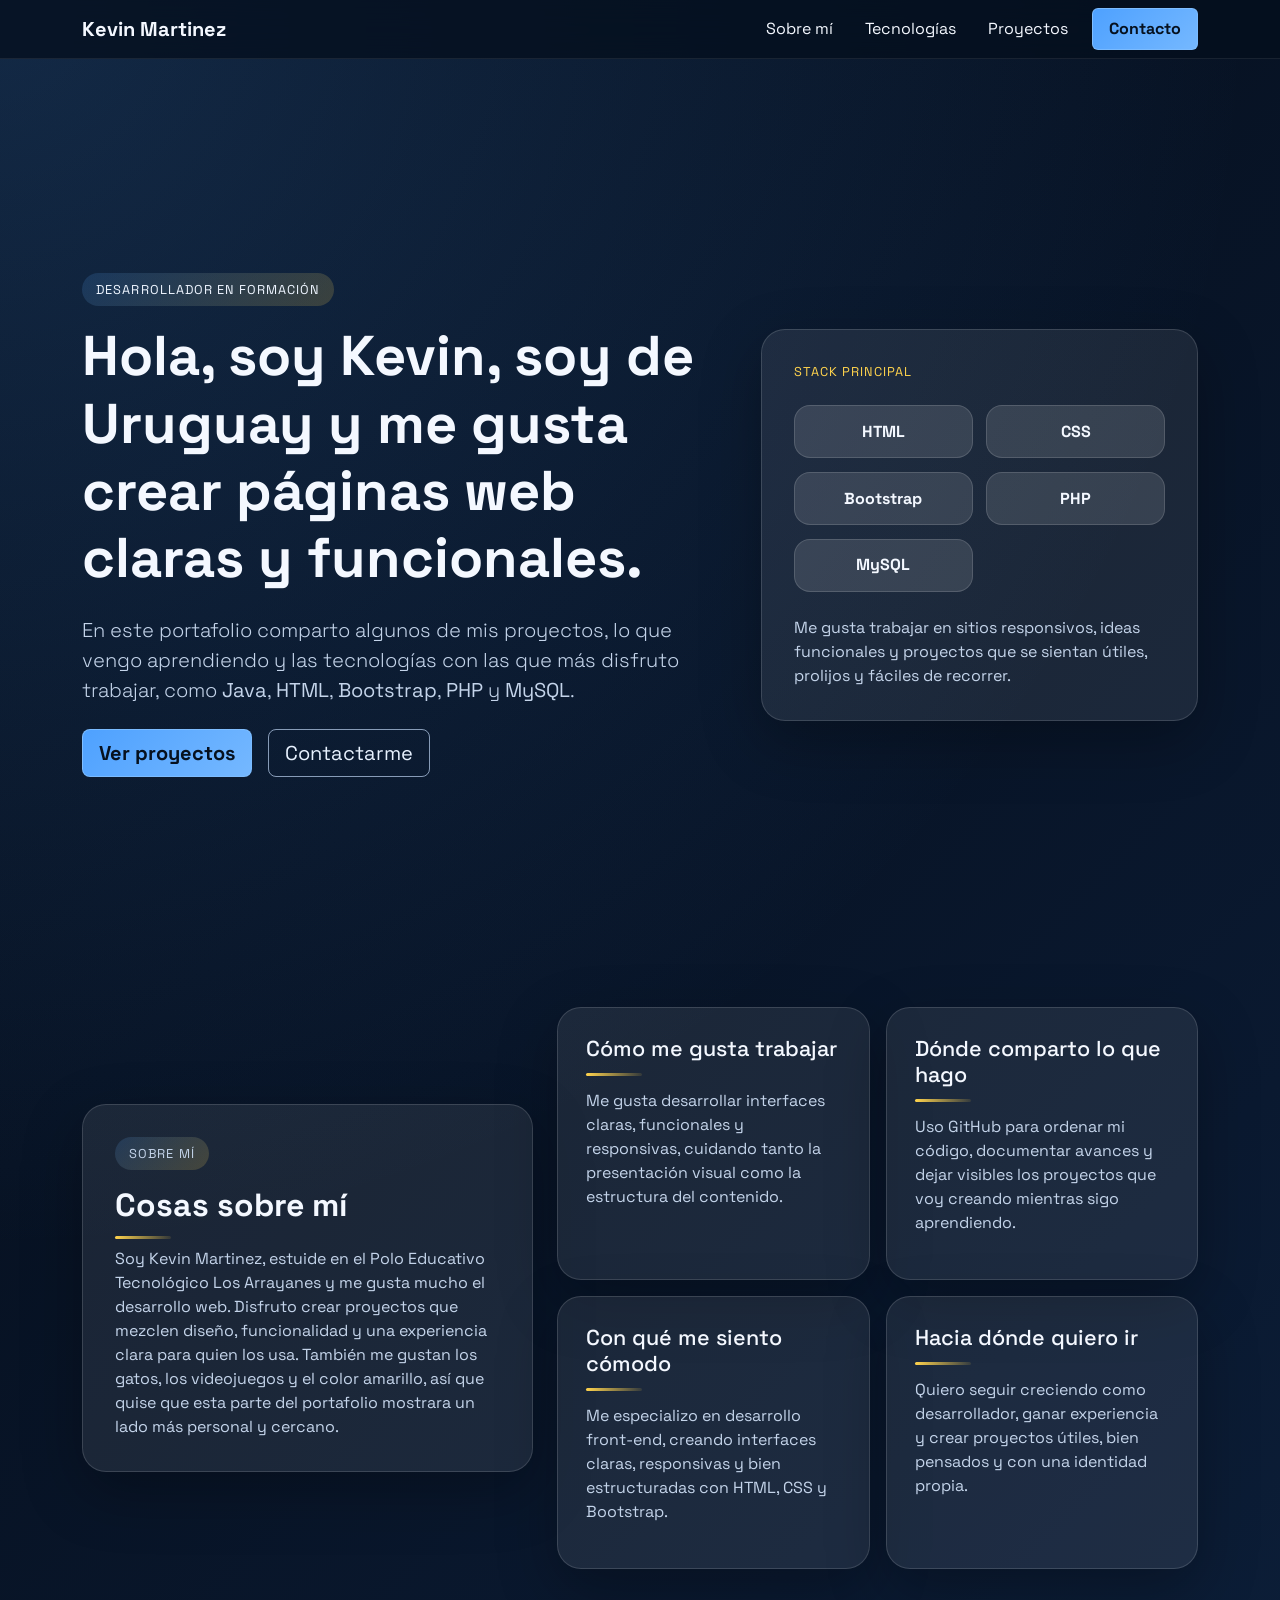
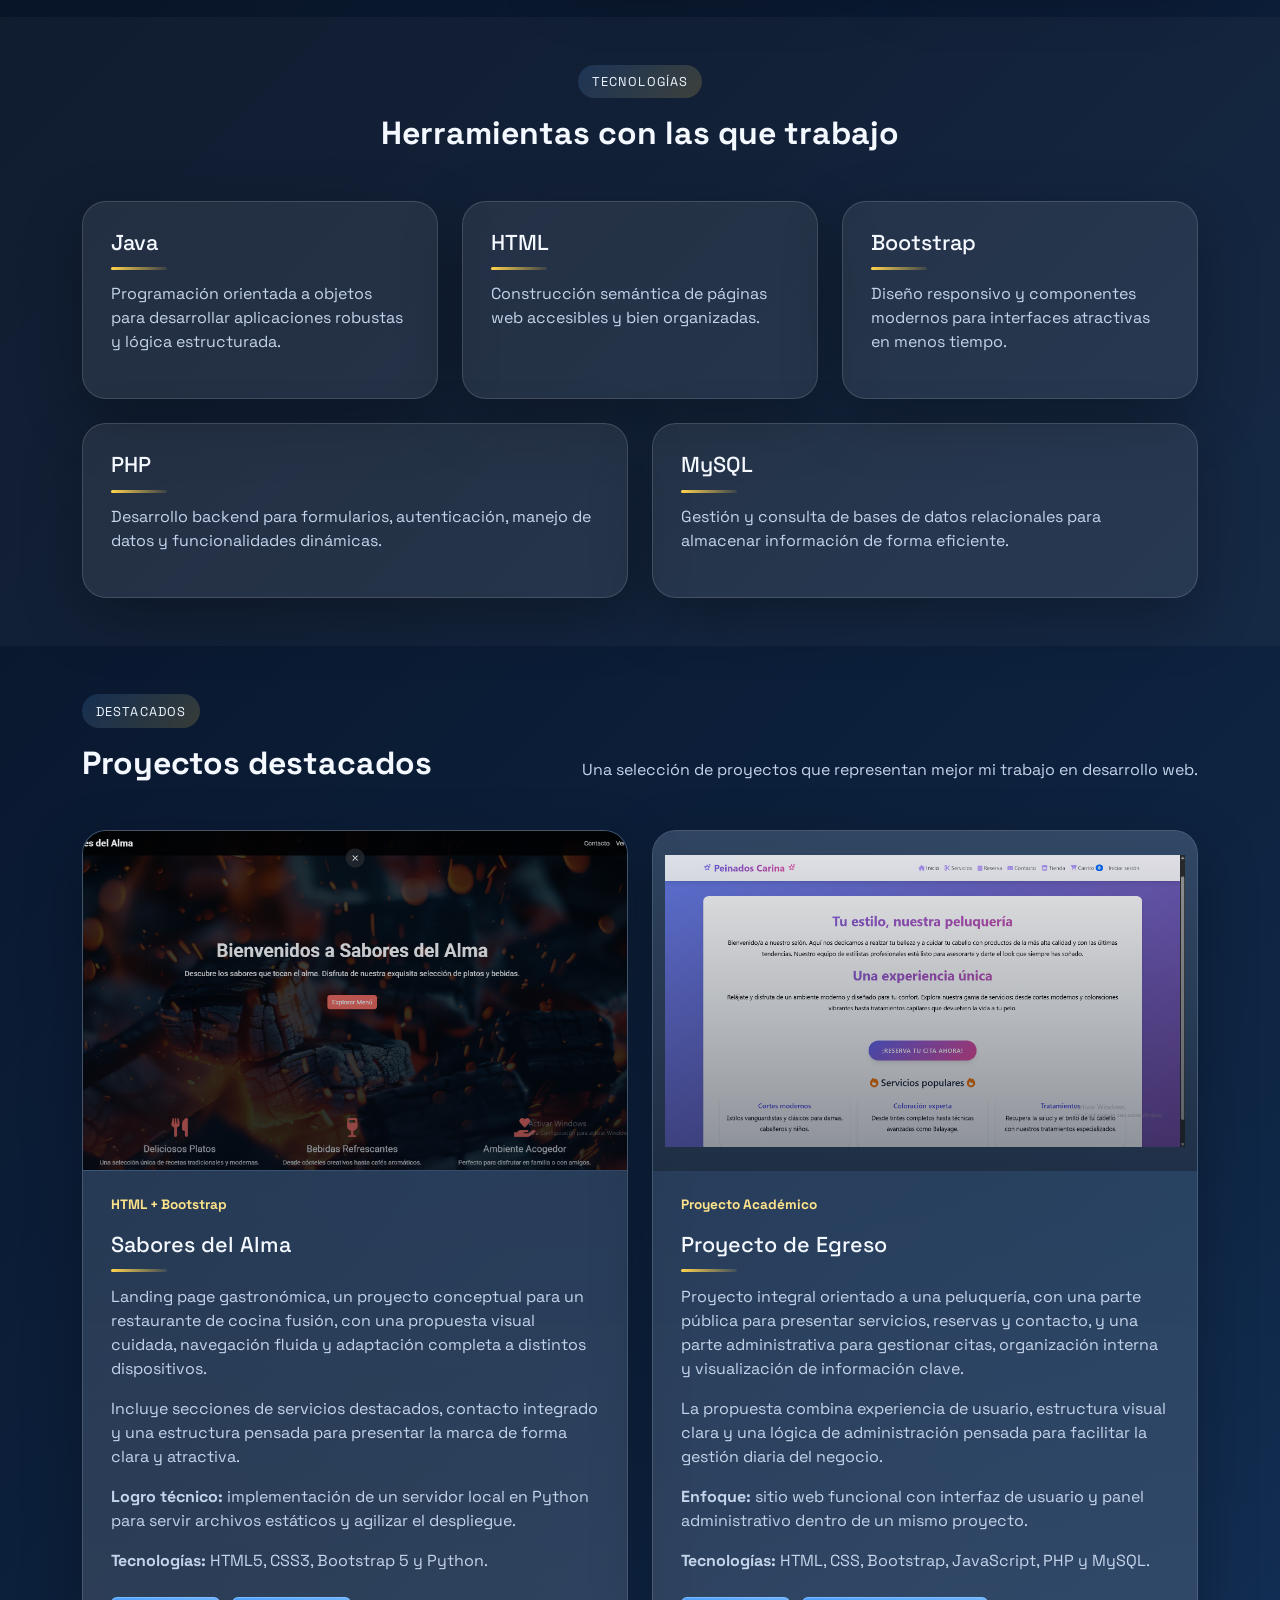
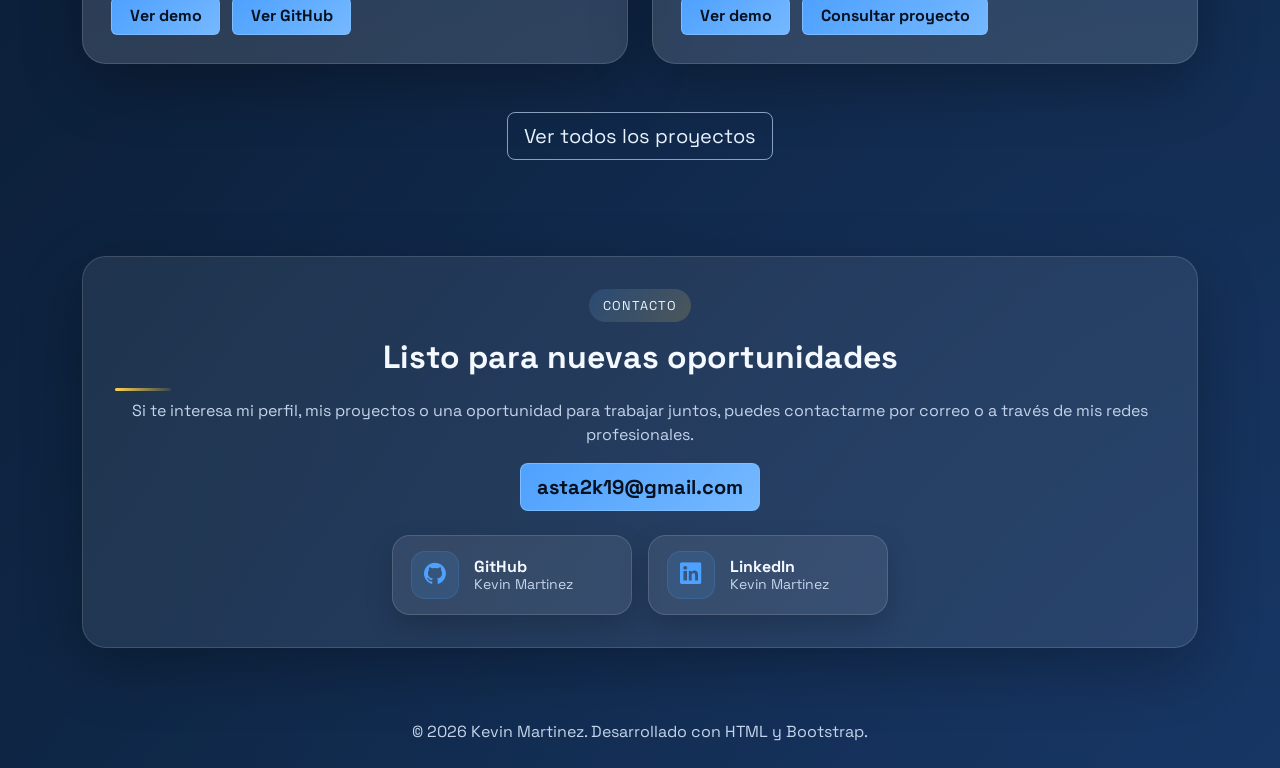
<file: index.html>
<!DOCTYPE html>
<html lang="es">
<head>
  <meta charset="UTF-8">
  <meta name="viewport" content="width=device-width, initial-scale=1.0">
  <title>Kevin Martinez | Portafolio</title>
  <link rel="preconnect" href="https://fonts.googleapis.com">
  <link rel="preconnect" href="https://fonts.gstatic.com" crossorigin>
  <link href="https://fonts.googleapis.com/css2?family=Space+Grotesk:wght@400;500;700&display=swap" rel="stylesheet">
  <link href="https://cdn.jsdelivr.net/npm/bootstrap@5.3.3/dist/css/bootstrap.min.css" rel="stylesheet" integrity="sha384-QWTKZyjpPEjISv5WaRU9OFeRpok6YctnYmDr5pNlyT2bRjXh0JMhjY6hW+ALEwIH" crossorigin="anonymous">
  <link href="https://cdn.jsdelivr.net/npm/bootstrap-icons@1.11.3/font/bootstrap-icons.min.css" rel="stylesheet">
  <link rel="stylesheet" href="styles.css">
</head>
<body>
  <nav class="navbar navbar-expand-lg sticky-top custom-navbar">
    <div class="container">
      <a class="navbar-brand fw-bold" href="#inicio">Kevin Martinez</a>
      <button class="navbar-toggler" type="button" data-bs-toggle="collapse" data-bs-target="#menu" aria-controls="menu" aria-expanded="false" aria-label="Abrir navegación">
        <span class="navbar-toggler-icon"></span>
      </button>
      <div class="collapse navbar-collapse" id="menu">
        <ul class="navbar-nav ms-auto align-items-lg-center gap-lg-3">
          <li class="nav-item"><a class="nav-link" href="#sobre-mi">Sobre mí</a></li>
          <li class="nav-item"><a class="nav-link" href="#tecnologias">Tecnologías</a></li>
          <li class="nav-item"><a class="nav-link" href="#proyectos">Proyectos</a></li>
          <li class="nav-item"><a class="nav-link btn btn-highlight px-3 mt-2 mt-lg-0" href="#contacto">Contacto</a></li>
        </ul>
      </div>
    </div>
  </nav>

  <header class="hero-section" id="inicio">
    <div class="container">
      <div class="row align-items-center g-5">
        <div class="col-lg-7">
          <span class="eyebrow">Desarrollador en formación</span>
          <h1 class="display-4 fw-bold mt-3">Hola, soy Kevin, soy de Uruguay y me gusta crear páginas web claras y funcionales.</h1>
          <p class="lead mt-4">
            En este portafolio comparto algunos de mis proyectos, lo que vengo aprendiendo y las tecnologías con las que más disfruto trabajar, como <strong>Java</strong>, <strong>HTML</strong>, <strong>Bootstrap</strong>, <strong>PHP</strong> y <strong>MySQL</strong>.
          </p>
          <div class="d-flex flex-wrap gap-3 mt-4">
            <a href="#proyectos" class="btn btn-highlight btn-lg">Ver proyectos</a>
            <a href="#contacto" class="btn btn-outline-light btn-lg">Contactarme</a>
          </div>
        </div>
        <div class="col-lg-5">
          <div class="hero-card">
            <p class="hero-card-label">Stack principal</p>
            <div class="stack-grid">
              <span class="stack-badge stack-html">HTML</span>
              <span class="stack-badge stack-css">CSS</span>
              <span class="stack-badge stack-bootstrap">Bootstrap</span>
              <span class="stack-badge stack-php">PHP</span>
              <span class="stack-badge stack-mysql">MySQL</span>
            </div>
            <p class="hero-card-text mb-0">
              Me gusta trabajar en sitios responsivos, ideas funcionales y proyectos que se sientan útiles, prolijos y fáciles de recorrer.
            </p>
          </div>
        </div>
      </div>
    </div>
  </header>

  <main>
    <section class="py-5" id="sobre-mi">
      <div class="container">
        <div class="row g-4 align-items-center">
          <div class="col-lg-5">
            <div class="info-panel">
              <p class="section-tag">Sobre mí</p>
              <h2 class="fw-bold">Cosas sobre mí</h2>
              <p class="mb-0">
                Soy Kevin Martinez, estuide en el Polo Educativo Tecnológico Los Arrayanes y me gusta mucho el desarrollo web. Disfruto crear proyectos que mezclen diseño, funcionalidad y una experiencia clara para quien los usa. También me gustan los gatos, los videojuegos y el color amarillo, así que quise que esta parte del portafolio mostrara un lado más personal y cercano.
              </p>
            </div>
          </div>
          <div class="col-lg-7">
            <div class="row g-3">
              <div class="col-md-6">
                <div class="feature-card h-100">
                  <h3>Cómo me gusta trabajar</h3>
                  <p>Me gusta desarrollar interfaces claras, funcionales y responsivas, cuidando tanto la presentación visual como la estructura del contenido.</p>
                </div>
              </div>
              <div class="col-md-6">
                <div class="feature-card h-100">
                  <h3>Dónde comparto lo que hago</h3>
                  <p>Uso GitHub para ordenar mi código, documentar avances y dejar visibles los proyectos que voy creando mientras sigo aprendiendo.</p>
                </div>
              </div>
              <div class="col-md-6">
                <div class="feature-card h-100">
                  <h3>Con qué me siento cómodo</h3>
                  <p>Me especializo en desarrollo front-end, creando interfaces claras, responsivas y bien estructuradas con HTML, CSS y Bootstrap.</p>
                </div>
              </div>
              <div class="col-md-6">
                <div class="feature-card h-100">
                  <h3>Hacia dónde quiero ir</h3>
                  <p>Quiero seguir creciendo como desarrollador, ganar experiencia y crear proyectos útiles, bien pensados y con una identidad propia.</p>
                </div>
              </div>
            </div>
          </div>
        </div>
      </div>
    </section>

    <section class="py-5 technologies-section" id="tecnologias">
      <div class="container">
        <div class="text-center mb-5">
          <p class="section-tag justify-content-center">Tecnologías</p>
          <h2 class="fw-bold">Herramientas con las que trabajo</h2>
        </div>
        <div class="row g-4">
          <div class="col-md-6 col-xl-4">
            <div class="tech-card h-100">
              <h3>Java</h3>
              <p>Programación orientada a objetos para desarrollar aplicaciones robustas y lógica estructurada.</p>
            </div>
          </div>
          <div class="col-md-6 col-xl-4">
            <div class="tech-card h-100">
              <h3>HTML</h3>
              <p>Construcción semántica de páginas web accesibles y bien organizadas.</p>
            </div>
          </div>
          <div class="col-md-6 col-xl-4">
            <div class="tech-card h-100">
              <h3>Bootstrap</h3>
              <p>Diseño responsivo y componentes modernos para interfaces atractivas en menos tiempo.</p>
            </div>
          </div>
          <div class="col-md-6 col-xl-6">
            <div class="tech-card h-100">
              <h3>PHP</h3>
              <p>Desarrollo backend para formularios, autenticación, manejo de datos y funcionalidades dinámicas.</p>
            </div>
          </div>
          <div class="col-md-6 col-xl-6">
            <div class="tech-card h-100">
              <h3>MySQL</h3>
              <p>Gestión y consulta de bases de datos relacionales para almacenar información de forma eficiente.</p>
            </div>
          </div>
        </div>
      </div>
    </section>

    <section class="py-5" id="proyectos">
      <div class="container">
        <div class="d-flex flex-column flex-md-row justify-content-between align-items-md-end gap-3 mb-5">
          <div>
            <p class="section-tag">Destacados</p>
            <h2 class="fw-bold mb-0">Proyectos destacados</h2>
          </div>
          <p class="section-copy mb-0">Una selección de proyectos que representan mejor mi trabajo en desarrollo web.</p>
        </div>
        <div class="row g-4 align-items-stretch">
          <div class="col-lg-6">
            <article class="project-card featured-project h-100">
              <div class="project-media">
                <img src="img/sabores-del-alma.png" alt="Vista previa del proyecto Sabores del Alma">
              </div>
              <span class="project-badge">HTML + Bootstrap</span>
              <h3>Sabores del Alma</h3>
              <p>
                Landing page gastronómica, un proyecto conceptual para un restaurante de cocina fusión, con una propuesta visual cuidada,
                navegación fluida y adaptación completa a distintos dispositivos.
              </p>
              <p>
                Incluye secciones de servicios destacados, contacto integrado y una estructura pensada para presentar la marca
                de forma clara y atractiva.
              </p>
              <p>
                <strong>Logro técnico:</strong> implementación de un servidor local en Python para servir archivos estáticos y agilizar el despliegue.
              </p>
              <p><strong>Tecnologías:</strong> HTML5, CSS3, Bootstrap 5 y Python.</p>
              <div class="project-actions">
                <a class="btn btn-highlight" href="https://sabores-del-alma-nine.vercel.app/" target="_blank" rel="noopener noreferrer">Ver demo</a>
                <a class="btn btn-highlight" href="https://github.com/kev-rog/sabores-del-alma" target="_blank" rel="noopener noreferrer">Ver GitHub</a>
              </div>
            </article>
          </div>

          <div class="col-lg-6">
            <article class="project-card featured-project h-100">
              <div class="project-gallery project-gallery-egreso">
                <div class="project-media">
                  <img class="project-image-fit" src="img/proyecto-egreso-1.png" alt="Vista principal del Proyecto de Egreso">
                </div>
                <div class="project-media">
                  <img class="project-image-fit" src="img/proyecto-egreso-2.png" alt="Panel administrativo del Proyecto de Egreso">
                </div>
              </div>
              <span class="project-badge">Proyecto Académico</span>
              <h3>Proyecto de Egreso</h3>
              <p>
                Proyecto integral orientado a una peluquería, con una parte pública para presentar servicios, reservas y contacto, y una parte administrativa
                para gestionar citas, organización interna y visualización de información clave.
              </p>
              <p>
                La propuesta combina experiencia de usuario, estructura visual clara y una lógica de administración pensada para facilitar la gestión diaria del negocio.
              </p>
              <p><strong>Enfoque:</strong> sitio web funcional con interfaz de usuario y panel administrativo dentro de un mismo proyecto.</p>
              <p><strong>Tecnologías:</strong> HTML, CSS, Bootstrap, JavaScript, PHP y MySQL.</p>
              <div class="project-actions">
                <a class="btn btn-highlight" href="https://demo-proyecto-egreaso.vercel.app/#inicio" target="_blank" rel="noopener noreferrer">Ver demo</a>
                <a class="btn btn-highlight" href="#contacto">Consultar proyecto</a>
              </div>
            </article>
          </div>
        </div>
        <div class="text-center mt-5">
          <a class="btn btn-outline-light btn-lg" href="proyectos.html">Ver todos los proyectos</a>
        </div>
      </div>
    </section>

    <section class="py-5" id="contacto">
      <div class="container">
        <div class="contact-panel text-center">
          <p class="section-tag justify-content-center">Contacto</p>
          <h2 class="fw-bold">Listo para nuevas oportunidades</h2>
          <p class="contact-copy">
            Si te interesa mi perfil, mis proyectos o una oportunidad para trabajar juntos, puedes contactarme por correo o a través de mis redes profesionales.
          </p>
          <a class="btn btn-highlight btn-lg" href="https://mail.google.com/mail/?view=cm&fs=1&to=asta2k19@gmail.com&su=Contacto%20desde%20tu%20portafolio&body=Hola%20Kevin%2C%20vi%20tu%20portafolio%20y%20quiero%20ponerme%20en%20contacto%20contigo." target="_blank" rel="noopener noreferrer">asta2k19@gmail.com</a>
          <div class="social-links">
            <a class="social-link" href="https://github.com/kev-rog" target="_blank" rel="noopener noreferrer" aria-label="Perfil de GitHub de Kevin Martinez">
              <span class="social-link-icon">
                <i class="bi bi-github"></i>
              </span>
              <span class="social-link-content">
                <span class="social-link-title">GitHub</span>
                <span class="social-link-handle">Kevin Martinez</span>
              </span>
            </a>
            <a class="social-link" href="https://www.linkedin.com/in/kevin-martinez-94b040263/" target="_blank" rel="noopener noreferrer" aria-label="Perfil de LinkedIn de Kevin Martinez">
              <span class="social-link-icon">
                <i class="bi bi-linkedin"></i>
              </span>
              <span class="social-link-content">
                <span class="social-link-title">LinkedIn</span>
                <span class="social-link-handle">Kevin Martinez</span>
              </span>
            </a>
          </div>
        </div>
      </div>
    </section>
  </main>

  <footer class="py-4">
    <div class="container text-center">
      <p class="mb-0">© 2026 Kevin Martinez. Desarrollado con HTML y Bootstrap.</p>
    </div>
  </footer>

  <script src="https://cdn.jsdelivr.net/npm/bootstrap@5.3.3/dist/js/bootstrap.bundle.min.js" integrity="sha384-YvpcrYf0tY3lHB60NNkmXc5s9fDVZLESaAA55NDzOxhy9GkcIdslK1eN7N6jIeHz" crossorigin="anonymous"></script>
</body>
</html>
</file>
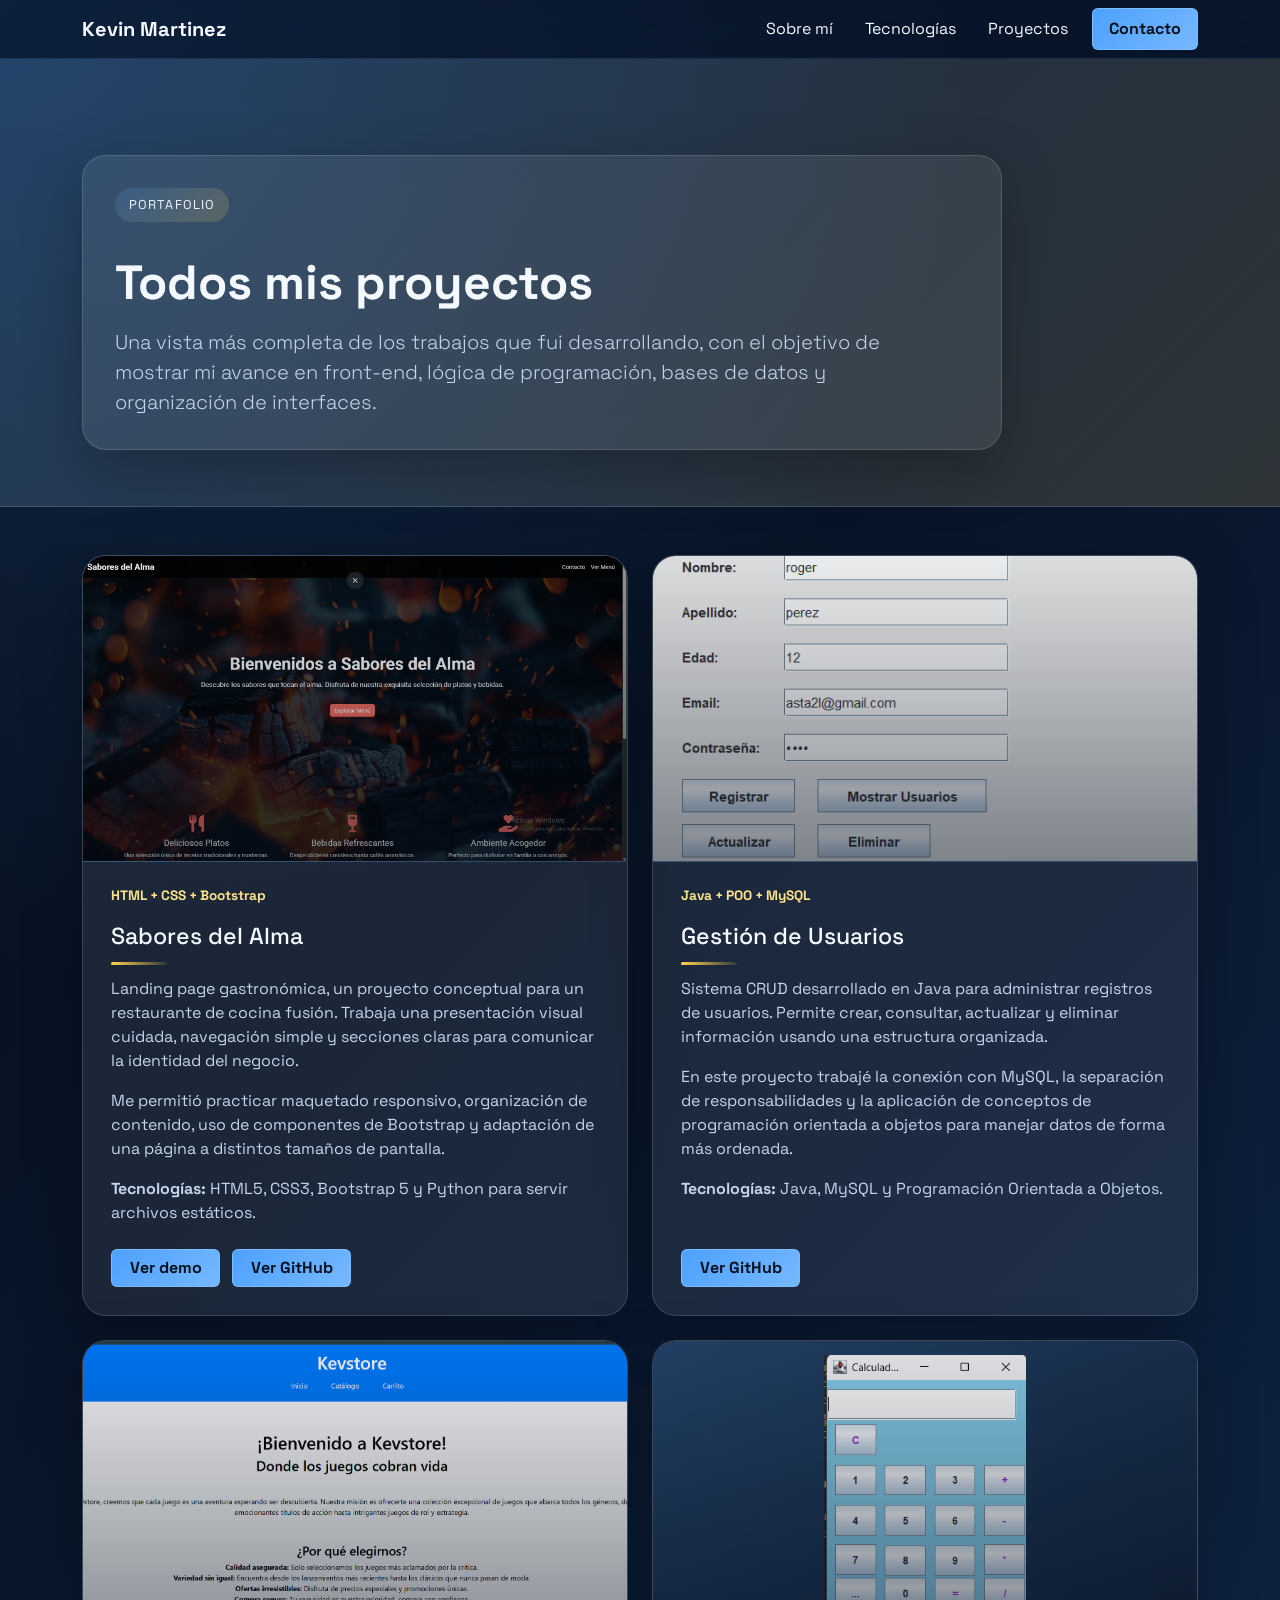
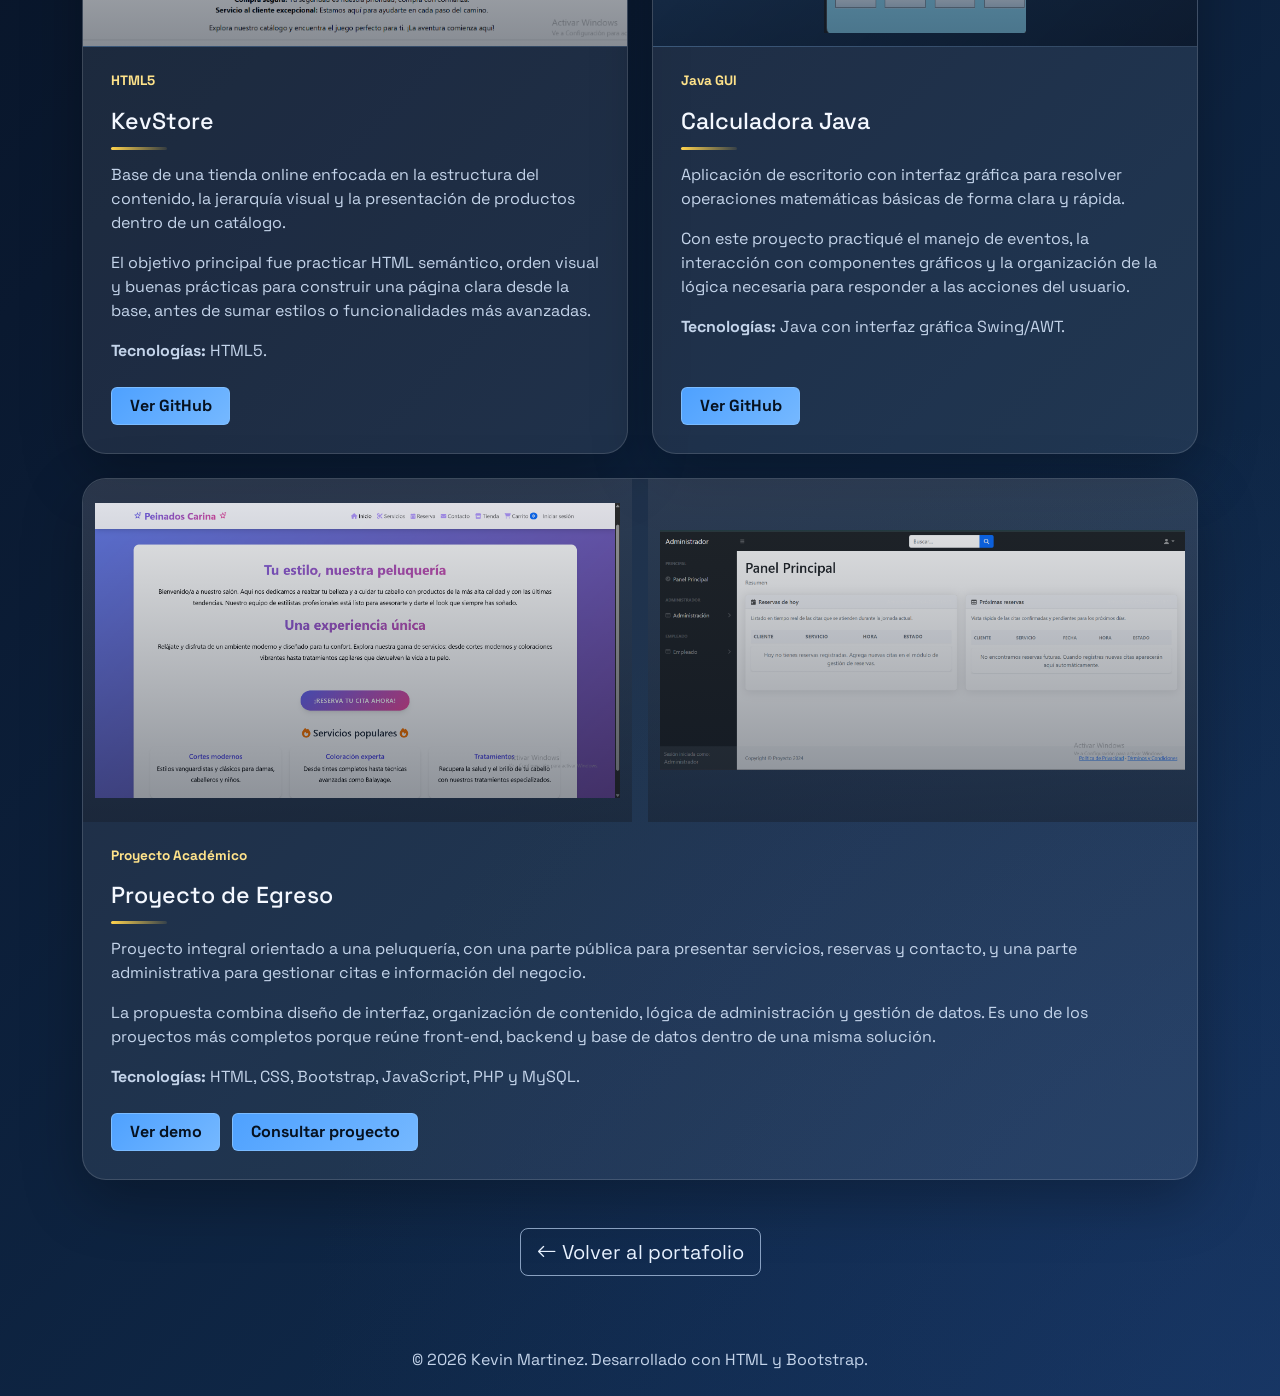
<file: proyectos.html>
<!DOCTYPE html>
<html lang="es">
<head>
  <meta charset="UTF-8">
  <meta name="viewport" content="width=device-width, initial-scale=1.0">
  <title>Proyectos | Kevin Martinez</title>
  <link rel="preconnect" href="https://fonts.googleapis.com">
  <link rel="preconnect" href="https://fonts.gstatic.com" crossorigin>
  <link href="https://fonts.googleapis.com/css2?family=Space+Grotesk:wght@400;500;700&display=swap" rel="stylesheet">
  <link href="https://cdn.jsdelivr.net/npm/bootstrap@5.3.3/dist/css/bootstrap.min.css" rel="stylesheet" integrity="sha384-QWTKZyjpPEjISv5WaRU9OFeRpok6YctnYmDr5pNlyT2bRjXh0JMhjY6hW+ALEwIH" crossorigin="anonymous">
  <link href="https://cdn.jsdelivr.net/npm/bootstrap-icons@1.11.3/font/bootstrap-icons.min.css" rel="stylesheet">
  <link rel="stylesheet" href="styles.css">
</head>
<body>
  <nav class="navbar navbar-expand-lg sticky-top custom-navbar projects-navbar">
    <div class="container">
      <a class="navbar-brand fw-bold" href="index.html#inicio">Kevin Martinez</a>
      <button class="navbar-toggler" type="button" data-bs-toggle="collapse" data-bs-target="#menu" aria-controls="menu" aria-expanded="false" aria-label="Abrir navegación">
        <span class="navbar-toggler-icon"></span>
      </button>
      <div class="collapse navbar-collapse" id="menu">
        <ul class="navbar-nav ms-auto align-items-lg-center gap-lg-3">
          <li class="nav-item"><a class="nav-link" href="index.html#sobre-mi">Sobre mí</a></li>
          <li class="nav-item"><a class="nav-link" href="index.html#tecnologias">Tecnologías</a></li>
          <li class="nav-item"><a class="nav-link" href="proyectos.html">Proyectos</a></li>
          <li class="nav-item"><a class="nav-link btn btn-highlight px-3 mt-2 mt-lg-0" href="index.html#contacto">Contacto</a></li>
        </ul>
      </div>
    </div>
  </nav>

  <main>
    <header class="page-hero projects-page-hero">
      <div class="container">
        <div class="page-hero-panel">
          <p class="section-tag">Portafolio</p>
          <h1 class="display-5 fw-bold mt-3">Todos mis proyectos</h1>
          <p class="lead mt-3 mb-0">
            Una vista más completa de los trabajos que fui desarrollando, con el objetivo de mostrar mi avance en front-end, lógica de programación, bases de datos y organización de interfaces.
          </p>
        </div>
      </div>
    </header>

    <section class="py-5">
      <div class="container">
        <div class="row g-4">
          <div class="col-lg-6">
            <article class="project-card project-detail-card h-100">
              <div class="project-media">
                <img src="img/sabores-del-alma.png" alt="Vista previa del proyecto Sabores del Alma">
              </div>
              <span class="project-badge">HTML + CSS + Bootstrap</span>
              <h2>Sabores del Alma</h2>
              <p>
                Landing page gastronómica, un proyecto conceptual para un restaurante de cocina fusión. Trabaja una presentación visual cuidada, navegación simple y secciones claras para comunicar la identidad del negocio.
              </p>
              <p>
                Me permitió practicar maquetado responsivo, organización de contenido, uso de componentes de Bootstrap y adaptación de una página a distintos tamaños de pantalla.
              </p>
              <p><strong>Tecnologías:</strong> HTML5, CSS3, Bootstrap 5 y Python para servir archivos estáticos.</p>
              <div class="project-actions">
                <a class="btn btn-highlight" href="https://sabores-del-alma-nine.vercel.app/" target="_blank" rel="noopener noreferrer">Ver demo</a>
                <a class="btn btn-highlight" href="https://github.com/kev-rog/sabores-del-alma" target="_blank" rel="noopener noreferrer">Ver GitHub</a>
              </div>
            </article>
          </div>

          <div class="col-lg-6">
            <article class="project-card project-detail-card h-100">
              <div class="project-media">
                <img src="img/gestion-de-usuarios.png" alt="Vista previa del sistema Gestión de Usuarios">
              </div>
              <span class="project-badge">Java + POO + MySQL</span>
              <h2>Gestión de Usuarios</h2>
              <p>
                Sistema CRUD desarrollado en Java para administrar registros de usuarios. Permite crear, consultar, actualizar y eliminar información usando una estructura organizada.
              </p>
              <p>
                En este proyecto trabajé la conexión con MySQL, la separación de responsabilidades y la aplicación de conceptos de programación orientada a objetos para manejar datos de forma más ordenada.
              </p>
              <p><strong>Tecnologías:</strong> Java, MySQL y Programación Orientada a Objetos.</p>
              <div class="project-actions">
                <a class="btn btn-highlight" href="https://github.com/kev-rog/Gestion-de-usuarios-" target="_blank" rel="noopener noreferrer">Ver GitHub</a>
              </div>
            </article>
          </div>

          <div class="col-lg-6">
            <article class="project-card project-detail-card h-100">
              <div class="project-media">
                <img src="img/kevstore.png" alt="Vista previa del proyecto KevStore">
              </div>
              <span class="project-badge">HTML5</span>
              <h2>KevStore</h2>
              <p>
                Base de una tienda online enfocada en la estructura del contenido, la jerarquía visual y la presentación de productos dentro de un catálogo.
              </p>
              <p>
                El objetivo principal fue practicar HTML semántico, orden visual y buenas prácticas para construir una página clara desde la base, antes de sumar estilos o funcionalidades más avanzadas.
              </p>
              <p><strong>Tecnologías:</strong> HTML5.</p>
              <div class="project-actions">
                <a class="btn btn-highlight" href="https://github.com/kev-rog/Kevstore" target="_blank" rel="noopener noreferrer">Ver GitHub</a>
              </div>
            </article>
          </div>

          <div class="col-lg-6">
            <article class="project-card project-detail-card h-100">
              <div class="project-media">
                <img class="project-image-contain" src="img/calculadora-java.png" alt="Vista previa de la Calculadora Java">
              </div>
              <span class="project-badge">Java GUI</span>
              <h2>Calculadora Java</h2>
              <p>
                Aplicación de escritorio con interfaz gráfica para resolver operaciones matemáticas básicas de forma clara y rápida.
              </p>
              <p>
                Con este proyecto practiqué el manejo de eventos, la interacción con componentes gráficos y la organización de la lógica necesaria para responder a las acciones del usuario.
              </p>
              <p><strong>Tecnologías:</strong> Java con interfaz gráfica Swing/AWT.</p>
              <div class="project-actions">
                <a class="btn btn-highlight" href="https://github.com/kev-rog/calculadora" target="_blank" rel="noopener noreferrer">Ver GitHub</a>
              </div>
            </article>
          </div>

          <div class="col-12">
            <article class="project-card project-detail-card">
              <div class="project-gallery project-gallery-egreso">
                <div class="project-media">
                  <img class="project-image-fit" src="img/proyecto-egreso-1.png" alt="Vista principal del Proyecto de Egreso">
                </div>
                <div class="project-media">
                  <img class="project-image-fit" src="img/proyecto-egreso-2.png" alt="Panel administrativo del Proyecto de Egreso">
                </div>
              </div>
              <span class="project-badge">Proyecto Académico</span>
              <h2>Proyecto de Egreso</h2>
              <p>
                Proyecto integral orientado a una peluquería, con una parte pública para presentar servicios, reservas y contacto, y una parte administrativa para gestionar citas e información del negocio.
              </p>
              <p>
                La propuesta combina diseño de interfaz, organización de contenido, lógica de administración y gestión de datos. Es uno de los proyectos más completos porque reúne front-end, backend y base de datos dentro de una misma solución.
              </p>
              <p><strong>Tecnologías:</strong> HTML, CSS, Bootstrap, JavaScript, PHP y MySQL.</p>
              <div class="project-actions">
                <a class="btn btn-highlight" href="https://demo-proyecto-egreaso.vercel.app/#inicio" target="_blank" rel="noopener noreferrer">Ver demo</a>
                <a class="btn btn-highlight" href="index.html#contacto">Consultar proyecto</a>
              </div>
            </article>
          </div>
        </div>
        <div class="text-center mt-5">
          <a class="btn btn-outline-light btn-lg" href="index.html#proyectos">
            <i class="bi bi-arrow-left"></i>
            Volver al portafolio
          </a>
        </div>
      </div>
    </section>
  </main>

  <footer class="py-4">
    <div class="container text-center">
      <p class="mb-0">© 2026 Kevin Martinez. Desarrollado con HTML y Bootstrap.</p>
    </div>
  </footer>

  <script src="https://cdn.jsdelivr.net/npm/bootstrap@5.3.3/dist/js/bootstrap.bundle.min.js" integrity="sha384-YvpcrYf0tY3lHB60NNkmXc5s9fDVZLESaAA55NDzOxhy9GkcIdslK1eN7N6jIeHz" crossorigin="anonymous"></script>
</body>
</html>
</file>
<file: styles.css>
:root {
  --bg-color: #07111f;
  --bg-soft: #11233d;
  --bg-start: #040b16;
  --bg-mid: #0a1930;
  --bg-end: #123055;
  --glow-a: rgba(72, 149, 239, 0.22);
  --glow-b: rgba(38, 70, 140, 0.28);
  --panel: rgba(255, 255, 255, 0.08);
  --panel-strong: rgba(255, 255, 255, 0.12);
  --text-main: #f4f8ff;
  --text-soft: #c4d4ea;
  --accent: #4ea1ff;
  --accent-dark: #2f7ed9;
  --accent-warm: #ffd34d;
  --accent-warm-soft: #ffe38a;
  --border: rgba(255, 255, 255, 0.14);
  --shadow: 0 20px 60px rgba(0, 0, 0, 0.28);
}

* {
  box-sizing: border-box;
}

html {
  scroll-behavior: smooth;
  scroll-padding-top: 88px;
}

body {
  margin: 0;
  font-family: "Space Grotesk", sans-serif;
  color: var(--text-main);
  background:
    radial-gradient(circle at top left, var(--glow-a), transparent 30%),
    radial-gradient(circle at bottom right, var(--glow-b), transparent 30%),
    linear-gradient(135deg, var(--bg-start) 0%, var(--bg-mid) 45%, var(--bg-end) 100%);
}

section[id],
header[id] {
  scroll-margin-top: 88px;
}

.custom-navbar {
  backdrop-filter: blur(16px);
  background-color: rgba(5, 15, 30, 0.76);
  border-bottom: 1px solid rgba(255, 255, 255, 0.08);
}

.projects-navbar {
  background-color: rgba(9, 25, 48, 0.46);
  border-bottom-color: rgba(132, 193, 255, 0.14);
}

.navbar-brand,
.nav-link {
  color: var(--text-main);
}

.nav-link:hover,
.nav-link:focus,
.nav-link.active,
.navbar-brand:hover {
  color: var(--accent);
}

.navbar-toggler {
  border-color: rgba(255, 255, 255, 0.3);
}

.navbar-toggler:focus {
  box-shadow: none;
}

.navbar-toggler-icon {
  filter: invert(1);
}

.hero-section {
  min-height: 100vh;
  display: flex;
  align-items: center;
  padding: 6rem 0 4rem;
}

.page-hero {
  padding: 6rem 0 3.5rem;
}

.page-hero .lead {
  max-width: 820px;
}

.projects-page-hero {
  background:
    linear-gradient(135deg, rgba(78, 161, 255, 0.18), rgba(255, 211, 77, 0.12)),
    rgba(255, 255, 255, 0.03);
  border-bottom: 1px solid var(--border);
}

.page-hero-panel {
  max-width: 920px;
  padding: 2rem;
  border: 1px solid var(--border);
  border-radius: 24px;
  background: rgba(255, 255, 255, 0.08);
  box-shadow: var(--shadow);
}

.eyebrow,
.section-tag {
  display: inline-flex;
  align-items: center;
  gap: 0.5rem;
  padding: 0.45rem 0.9rem;
  border-radius: 999px;
  background: linear-gradient(135deg, rgba(78, 161, 255, 0.16), rgba(255, 211, 77, 0.18));
  color: #eef5ff;
  text-transform: uppercase;
  letter-spacing: 0.08em;
  font-size: 0.8rem;
}

.hero-card,
.info-panel,
.feature-card,
.tech-card,
.project-card,
.contact-panel {
  background: var(--panel);
  border: 1px solid var(--border);
  border-radius: 24px;
  box-shadow: var(--shadow);
}

.hero-card {
  padding: 2rem;
}

.hero-card-label {
  color: var(--accent-warm);
  text-transform: uppercase;
  letter-spacing: 0.08em;
  font-size: 0.8rem;
}

.hero-card-text,
.section-copy,
.contact-copy,
.feature-card p,
.tech-card p,
.project-card p,
.info-panel p,
.lead {
  color: var(--text-soft);
}

.stack-grid {
  display: grid;
  grid-template-columns: repeat(2, minmax(0, 1fr));
  gap: 0.85rem;
  margin: 1.5rem 0;
}

.stack-grid span {
  padding: 0.85rem 1rem;
  text-align: center;
  border-radius: 16px;
  background: var(--panel-strong);
  border: 1px solid var(--border);
  font-weight: 700;
}

.stack-badge {
  transition: transform 0.25s ease, border-color 0.25s ease, background-color 0.25s ease, box-shadow 0.25s ease, color 0.25s ease;
}

.stack-badge:hover,
.stack-badge:focus {
  transform: translateY(-3px);
}

.stack-java:hover,
.stack-java:focus {
  color: #f5fbff;
  border-color: rgba(170, 215, 255, 0.85);
  background: rgba(116, 180, 255, 0.16);
  box-shadow: 0 0 20px rgba(116, 180, 255, 0.24);
}

.stack-html:hover,
.stack-html:focus {
  color: #ffb27a;
  border-color: rgba(227, 79, 38, 0.75);
  background: rgba(227, 79, 38, 0.18);
  box-shadow: 0 0 20px rgba(227, 79, 38, 0.3);
}

.stack-css:hover,
.stack-css:focus {
  color: #8dc8ff;
  border-color: rgba(38, 116, 227, 0.75);
  background: rgba(38, 116, 227, 0.18);
  box-shadow: 0 0 20px rgba(38, 116, 227, 0.3);
}

.stack-bootstrap:hover,
.stack-bootstrap:focus {
  color: #d7b8ff;
  border-color: rgba(121, 82, 179, 0.78);
  background: rgba(121, 82, 179, 0.2);
  box-shadow: 0 0 20px rgba(121, 82, 179, 0.32);
}

.stack-php:hover,
.stack-php:focus {
  color: #d6dbff;
  border-color: rgba(119, 123, 180, 0.8);
  background: rgba(119, 123, 180, 0.2);
  box-shadow: 0 0 20px rgba(119, 123, 180, 0.3);
}

.stack-mysql:hover,
.stack-mysql:focus {
  color: #ffe082;
  border-color: rgba(122, 214, 255, 0.82);
  background: linear-gradient(135deg, rgba(122, 214, 255, 0.18), rgba(255, 208, 74, 0.2));
  box-shadow: 0 0 20px rgba(122, 214, 255, 0.24);
}

.btn-highlight {
  background: linear-gradient(135deg, var(--accent), #75b8ff);
  border: 1px solid rgba(132, 193, 255, 0.8);
  color: #06111f;
  font-weight: 700;
}

.btn-highlight:hover,
.btn-highlight:focus {
  background: linear-gradient(135deg, var(--accent-warm), #ffc93c);
  border-color: rgba(255, 211, 77, 0.92);
  color: #1d1704;
}

.btn-outline-light {
  border-color: rgba(201, 224, 255, 0.65);
  color: #e8f2ff;
}

.btn-outline-light:hover,
.btn-outline-light:focus {
  background-color: rgba(255, 211, 77, 0.1);
  border-color: rgba(255, 221, 120, 0.9);
  color: #ffffff;
}

.info-panel h2,
.feature-card h3,
.tech-card h3,
.project-card h3,
.contact-panel h2 {
  position: relative;
}

.info-panel h2::after,
.feature-card h3::after,
.tech-card h3::after,
.project-card h3::after,
.contact-panel h2::after {
  content: "";
  display: block;
  width: 56px;
  height: 3px;
  margin-top: 0.7rem;
  border-radius: 999px;
  background: linear-gradient(90deg, var(--accent-warm), rgba(255, 211, 77, 0.1));
}

.info-panel,
.contact-panel {
  padding: 2rem;
}

.social-links {
  display: flex;
  justify-content: center;
  gap: 1rem;
  flex-wrap: wrap;
  margin-top: 1.5rem;
}

.social-link {
  min-width: 240px;
  padding: 0.95rem 1.15rem;
  display: inline-flex;
  align-items: center;
  gap: 0.9rem;
  justify-content: flex-start;
  border-radius: 18px;
  border: 1px solid var(--border);
  background: rgba(255, 255, 255, 0.08);
  color: var(--text-main);
  text-decoration: none;
  box-shadow: 0 12px 28px rgba(0, 0, 0, 0.18);
  transition: transform 0.25s ease, background-color 0.25s ease, color 0.25s ease, border-color 0.25s ease, box-shadow 0.25s ease;
}

.social-link-icon {
  width: 48px;
  height: 48px;
  display: inline-flex;
  align-items: center;
  justify-content: center;
  border-radius: 14px;
  background: rgba(78, 161, 255, 0.12);
  border: 1px solid rgba(78, 161, 255, 0.18);
  color: var(--accent);
  font-size: 1.35rem;
  flex-shrink: 0;
}

.social-link-content {
  display: flex;
  flex-direction: column;
  align-items: flex-start;
  line-height: 1.2;
}

.social-link-title {
  font-size: 1rem;
  font-weight: 700;
  color: var(--text-main);
}

.social-link-handle {
  font-size: 0.88rem;
  color: var(--text-soft);
}

.social-link:hover,
.social-link:focus {
  transform: translateY(-3px);
  background: rgba(78, 161, 255, 0.16);
  border-color: rgba(78, 161, 255, 0.5);
  color: var(--accent);
  box-shadow: 0 16px 32px rgba(8, 26, 51, 0.28);
}

.social-link:hover .social-link-icon,
.social-link:focus .social-link-icon {
  background: rgba(78, 161, 255, 0.2);
  border-color: rgba(109, 182, 255, 0.3);
}

.social-link:hover .social-link-title,
.social-link:focus .social-link-title {
  color: #ffffff;
}

.feature-card,
.tech-card,
.project-card {
  padding: 1.75rem;
}

.project-card {
  overflow: hidden;
  display: flex;
  flex-direction: column;
}

.project-media {
  position: relative;
  margin: -1.75rem -1.75rem 1.5rem;
  aspect-ratio: 16 / 9;
  overflow: hidden;
  background:
    linear-gradient(135deg, rgba(78, 161, 255, 0.22), rgba(9, 27, 53, 0.82)),
    #0d2038;
  border-bottom: 1px solid var(--border);
}

.project-gallery {
  display: grid;
  grid-template-columns: repeat(2, minmax(0, 1fr));
  gap: 1rem;
  margin: -1.75rem -1.75rem 1.5rem;
}

.project-gallery .project-media {
  margin: 0;
  border-bottom: 0;
  border-radius: 0;
}

.project-gallery .project-media:first-child {
  border-top-left-radius: 24px;
}

.project-gallery .project-media:last-child {
  border-top-right-radius: 24px;
}

.project-media::after {
  content: "";
  position: absolute;
  inset: 0;
  background: linear-gradient(to top, rgba(5, 15, 30, 0.48), rgba(5, 15, 30, 0.08));
}

.project-media img {
  width: 100%;
  height: 100%;
  object-fit: cover;
  display: block;
  transform: scale(1);
  transition: transform 0.45s ease;
}

.project-image-contain {
  object-fit: contain !important;
  padding: 0.85rem;
  background: rgba(255, 255, 255, 0.04);
}

.project-image-fit {
  object-fit: contain !important;
  padding: 0.75rem;
  background: rgba(255, 255, 255, 0.03);
}

.project-gallery-egreso .project-media {
  aspect-ratio: 16 / 10;
  background: rgba(255, 255, 255, 0.04);
}

.project-card:hover .project-media img {
  transform: scale(1.05);
}

.featured-project {
  background:
    linear-gradient(180deg, rgba(78, 161, 255, 0.1), rgba(255, 255, 255, 0.06)),
    var(--panel);
}

.featured-project .project-media {
  aspect-ratio: 16 / 10;
}

.featured-project .project-gallery {
  grid-template-columns: 1fr;
}

.featured-project .project-gallery .project-media:first-child,
.featured-project .project-gallery .project-media:last-child {
  border-radius: 0;
}

.featured-project .project-gallery .project-media:last-child {
  display: none;
}

.project-detail-card h2 {
  font-size: 1.45rem;
  margin-bottom: 0.8rem;
}

.project-detail-card h2::after {
  content: "";
  display: block;
  width: 56px;
  height: 3px;
  margin-top: 0.7rem;
  border-radius: 999px;
  background: linear-gradient(90deg, var(--accent-warm), rgba(255, 211, 77, 0.1));
}

.project-media-placeholder {
  display: grid;
  place-items: center;
  padding: 1.5rem;
}

.project-media-placeholder span {
  position: relative;
  z-index: 1;
  padding: 0.8rem 1.1rem;
  border: 1px dashed rgba(255, 255, 255, 0.35);
  border-radius: 999px;
  color: #f2f8ff;
  background: rgba(0, 0, 0, 0.18);
}

.project-gallery .project-media-placeholder span {
  text-align: center;
}

.feature-card h3,
.tech-card h3,
.project-card h3 {
  font-size: 1.35rem;
  margin-bottom: 0.8rem;
}

.technologies-section {
  background: rgba(255, 255, 255, 0.03);
}

.project-badge {
  display: inline-block;
  margin-bottom: 1rem;
  color: var(--accent-warm-soft);
  font-size: 0.85rem;
  font-weight: 700;
}

.project-actions {
  display: flex;
  gap: 0.75rem;
  flex-wrap: wrap;
  margin-top: auto;
  padding-top: 0.5rem;
}

.project-actions .btn {
  padding-inline: 1.1rem;
}

footer {
  color: var(--text-soft);
}

@media (max-width: 991.98px) {
  .hero-section {
    min-height: auto;
    padding-top: 5rem;
  }
}

@media (max-width: 575.98px) {
  .display-4 {
    font-size: 2.35rem;
  }

  .hero-card,
  .info-panel,
  .feature-card,
  .tech-card,
  .project-card,
  .contact-panel {
    border-radius: 20px;
  }

  .stack-grid {
    grid-template-columns: 1fr;
  }

  .project-gallery {
    grid-template-columns: 1fr;
  }

  .project-gallery .project-media:first-child,
  .project-gallery .project-media:last-child {
    border-radius: 0;
  }
}
</file>
